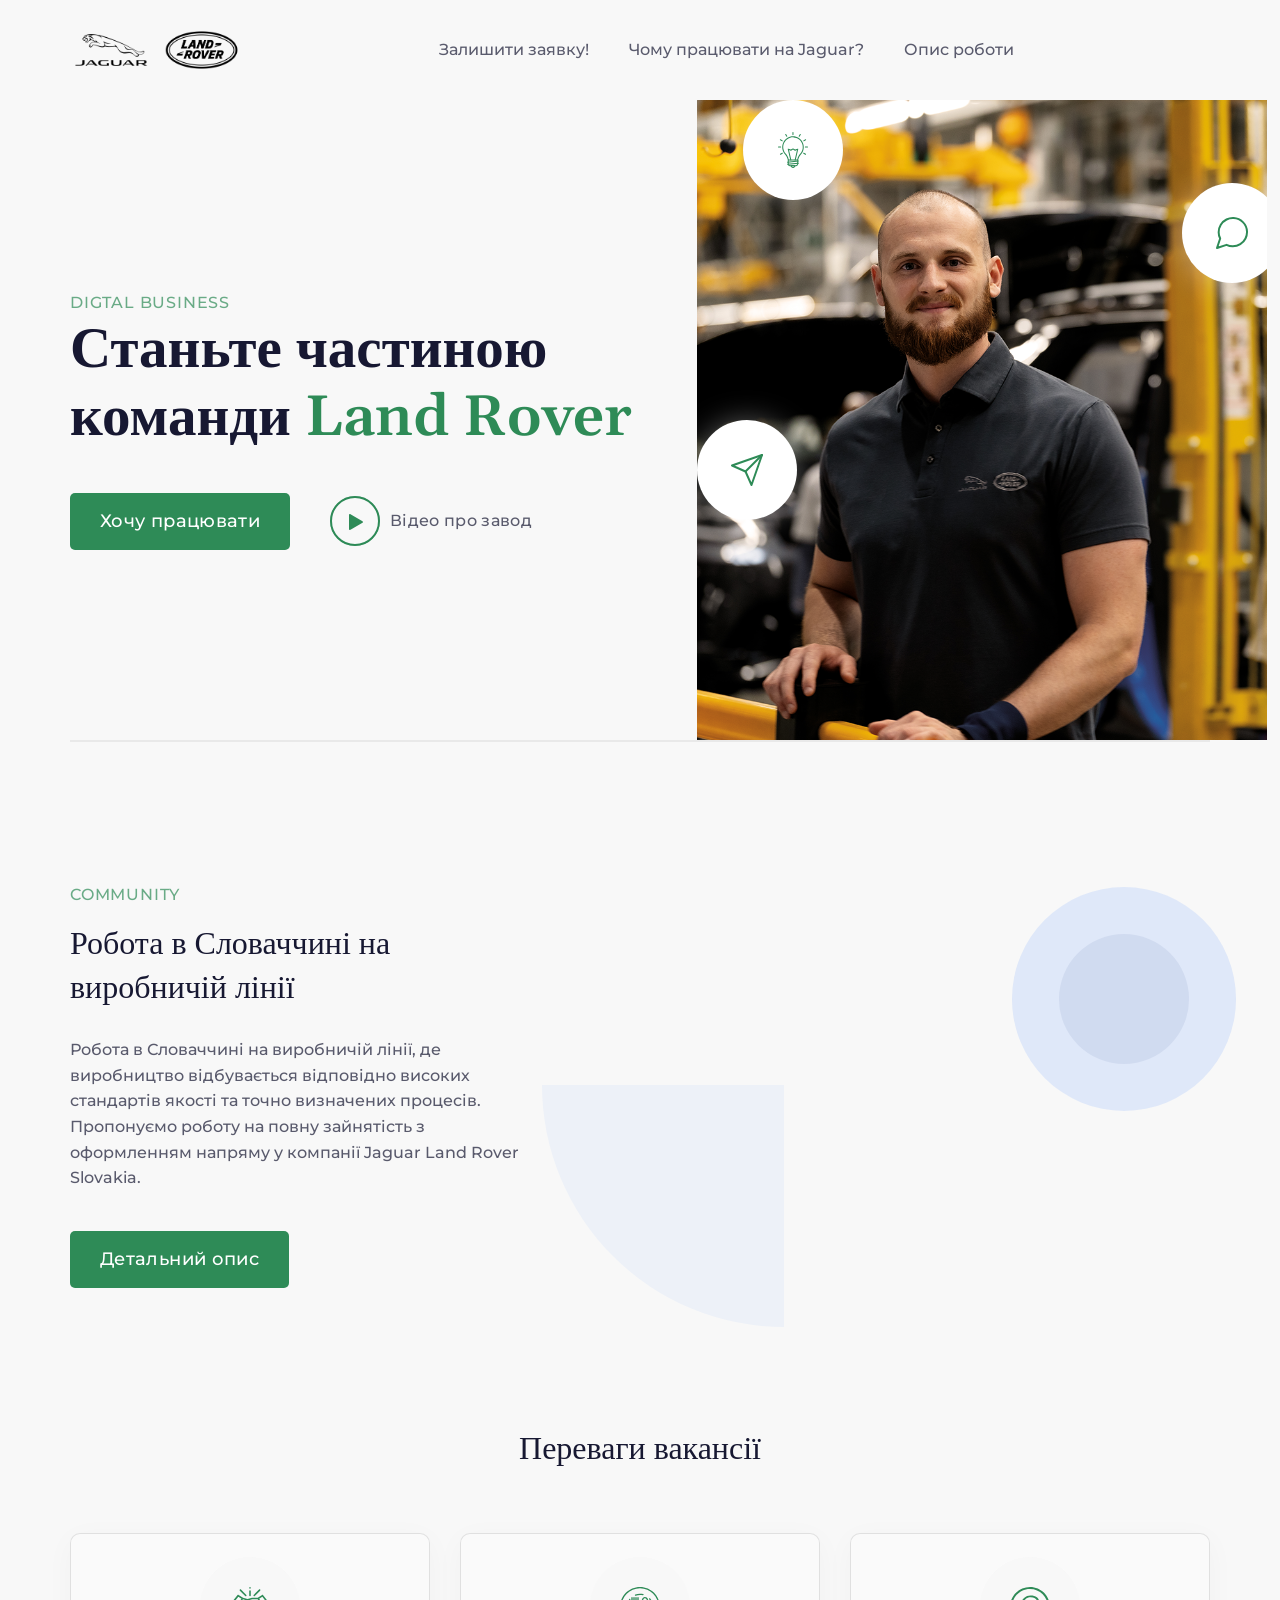
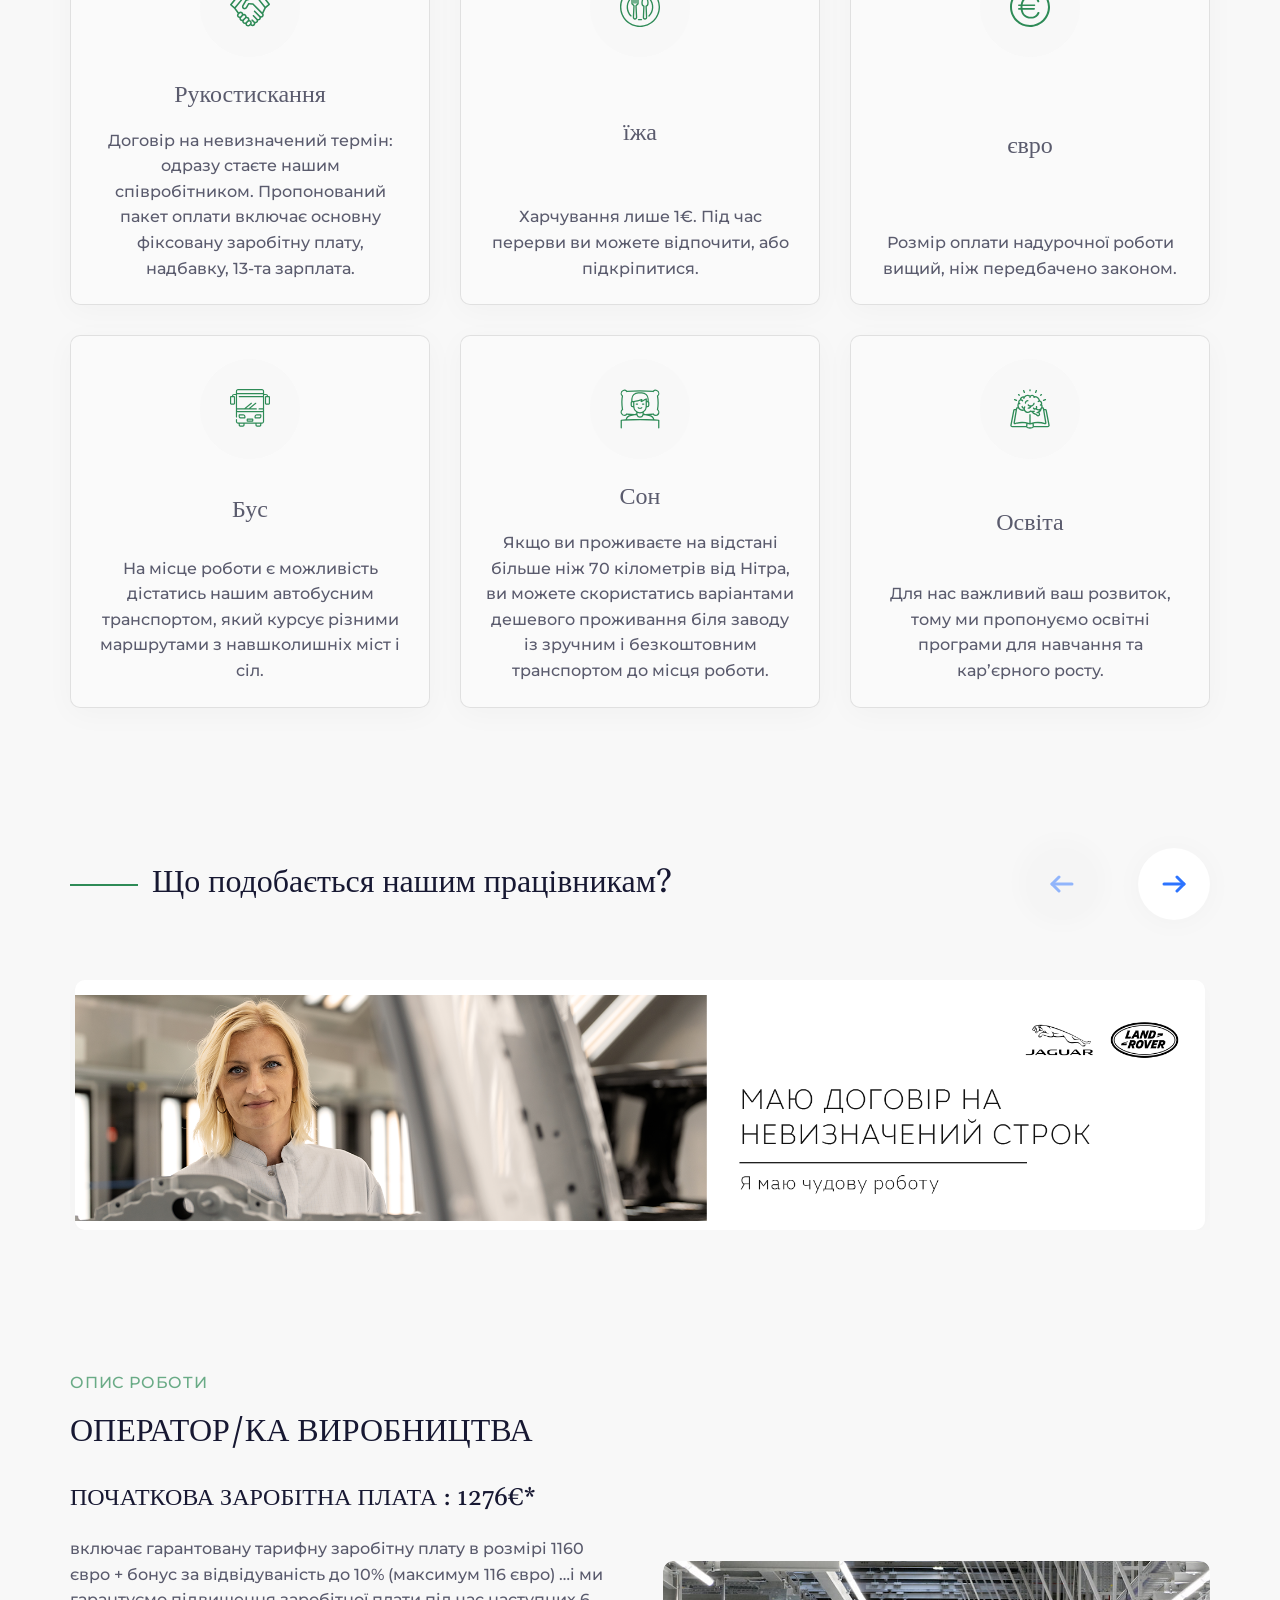
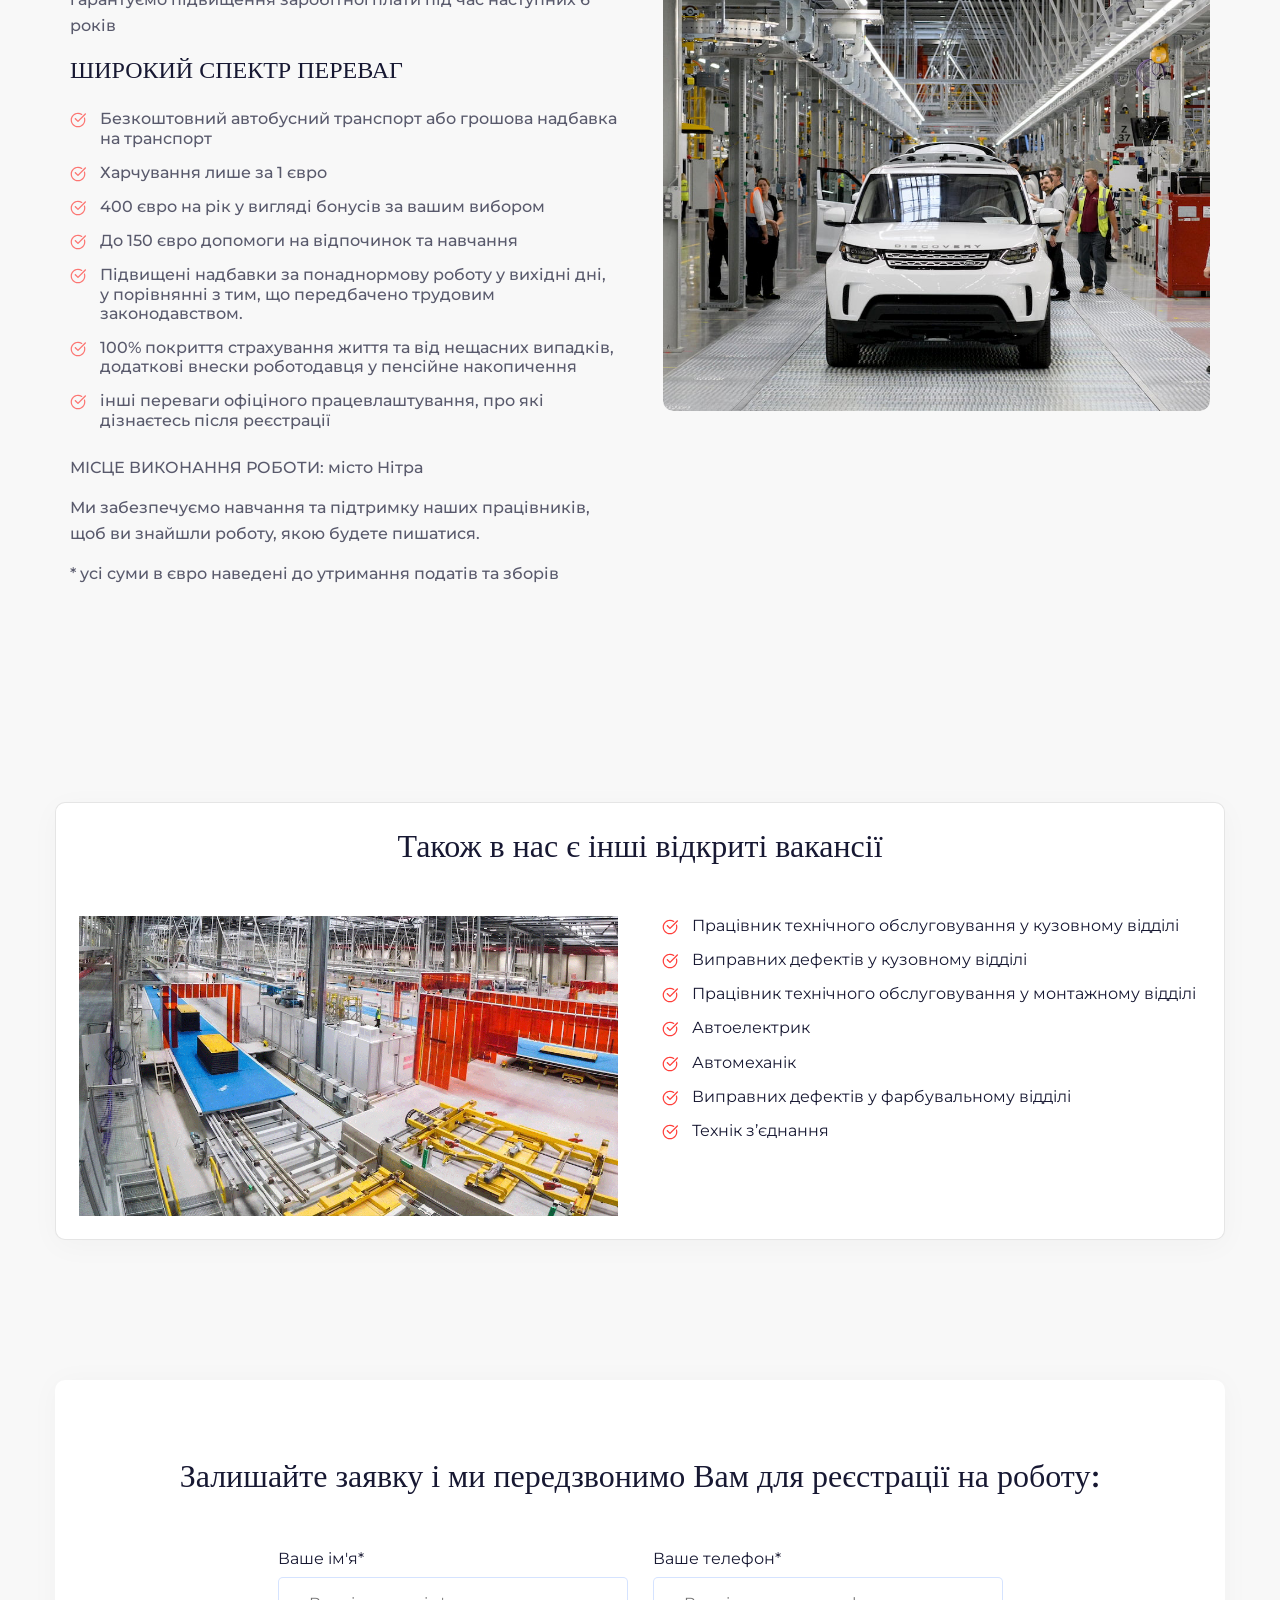
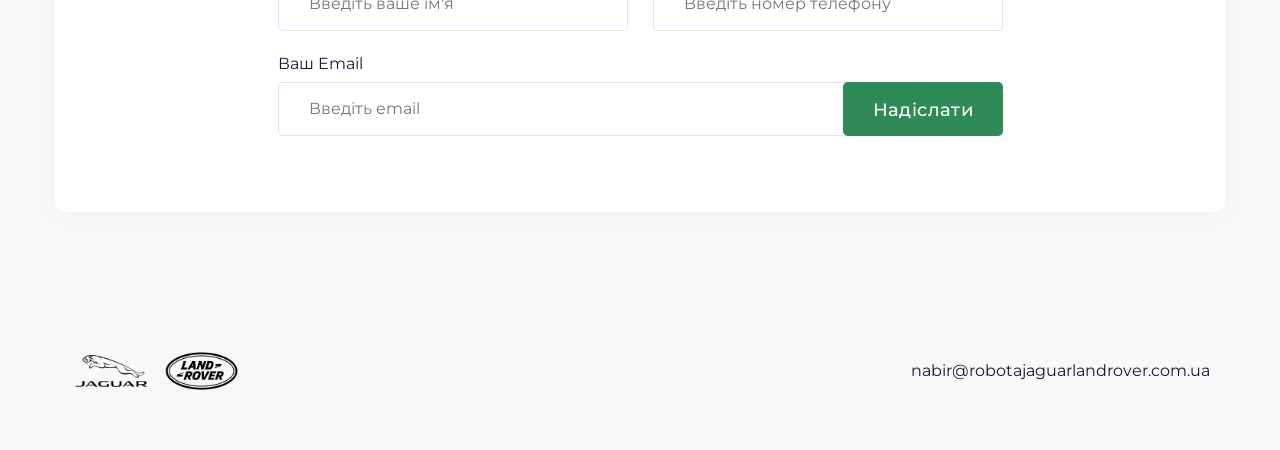
<file: index.html>
<!DOCTYPE html>
<html lang="uk">

<head>
	<meta charset="UTF-8">
	<meta http-equiv="X-UA-Compatible" content="IE=edge">
	<meta name="viewport" content="width=device-width, initial-scale=1.0">
	<link rel="stylesheet" href="https://cdn.jsdelivr.net/npm/swiper@8/swiper-bundle.min.css" />
	<link rel="stylesheet" href="css/reset.css">
	<link rel="stylesheet" href="css/style.css">

	<title>Робота в Словаччині на Jaguar Land Rover</title>
</head>

<body>
	<div class="wrapper">
		<header class="header">
			<div class="header__container">
				<a href="index.html" class="header__logo">
					<img src="img/croppedlogo.png" alt="logo">
				</a>
				<nav class="header__menu">
					<ul class="header__list">
						<!-- <li class="header__items header__link--hover header__link--active"><a href="#"
								class="header__link  ">
								<p>Головна</p>
							</a>
						</li> -->
						<li class="header__items header__link--hover"><a href="#callback" class="header__link  ">
								<p>Залишити заявку!</p>
							</a>
						</li>
						<li class="header__items header__link--hover"><a href="#betterwork" class="header__link  ">
								<p>Чому працювати

									на Jaguar?</p>
							</a></li>
						<li class="header__items header__link--hover"><a href="#optionswork" class="header__link  ">
								<p>Опис роботи</p>
							</a>
						</li>
					</ul>
				</nav>
				<div class="header__mabail-button menu-mobail">
					<div class="menu-mobail__close">
						<span></span>
						<span></span>
						<span></span>
					</div>
				</div>
			</div>
		</header>
		<main class="page">
			<section class="page__main main">
				<div class="main__container">
					<div class="main__page">
						<div class="main__content">
							<p class="main__text main--textbgreen">Digtal business</p>
							<h1 class="main__title-text">Станьте частиною команди <span> Land Rover </span></h1>
							<div class="main__action-botton-more">
								<a href="#optionswork" class="main__botton botton">
									Хочу працювати
								</a>
								<a href="https://www.youtube.com/watch?v=NEhsQ5lwHX8" class="main__play"
									target="_blank"><span class="main__play-img triangle"></span>
									<p class="main__text main--textlet">Відео про завод </p>
								</a>
							</div>

						</div>
						<div class="main__content-img">
							<img class="main__img main__img1" src="img/1.png" alt="mainimg">
							<img class="main__img main__img2" src="img/2.png" alt="mainimg">
							<div class="items-background__item items-background--1"></div>
							<div class="items-background__item items-background--2"></div>
							<div class="items-background__item items-background--3"></div>
						</div>
					</div>
					<hr class="main__line">
				</div>
			</section>
			<section class="page__video video-content">
				<div class="video-content__container">
					<div class="video-content__content">
						<p class="video-content__text main--textbgreen">Community</p>
						<h2 class="video-content__title">Робота в Словаччині на виробничій лінії</h2>
						<p class="video-content__text">
							Робота в Словаччині на виробничій лінії, де виробництво відбувається відповідно високих
							стандартів якості та точно визначених процесів.
							Пропонуємо роботу на повну зайнятість з оформленням напряму у компанії Jaguar Land Rover
							Slovakia.
						</p>
						<a href="#optionswork" class="video-content__botton botton">
							Детальний опис
						</a>
					</div>
					<div class="video-content__video">
						<iframe width="555" height="336" src="https://www.youtube.com/embed/NEhsQ5lwHX8?controls=0"
							title="YouTube video player" frameborder="0"
							allow="accelerometer; autoplay; clipboard-write; encrypted-media; gyroscope; picture-in-picture"
							allowfullscreen></iframe>
					</div>
					<div class="video-content__background items-background-video">
						<div class="items-background-video__item items-video-content--1"></div>
						<div class="items-background-video__item items-video-content--2">
							<span></span>
						</div>
					</div>
				</div>
			</section>
			<section class="page-works betterwork">
				<div class="betterwork__container">
					<div id="betterwork" class="betterwork__ancher"></div>
					<h2 class="betterwork__title">Переваги вакансії</h2>
					<div class="betterwork__flayers flayers-items">
						<div class="flayers-items__covering">
							<div class="flayers-items__item">
								<div class="flayers-items__img">
									<img src="img/svg/handshake-1.svg" alt="Handshake">
								</div>
								<h3 class="flayers-items__title">Рукостискання</h3>
								<p class="flayers-items__text">Договір на невизначений термін: одразу стаєте нашим
									співробітником. Пропонований пакет оплати включає основну фіксовану заробітну плату,
									надбавку, 13-та зарплата.</p>
							</div>
							<div class="flayers-items__item">
								<div class="flayers-items__img">
									<img src="img/svg/dish.svg" alt="eat">
								</div>

								<h3 class="flayers-items__title">їжа</h3>
								<p class="flayers-items__text">Харчування лише 1€. Під час перерви ви можете відпочити,
									або
									підкріпитися.</p>
							</div>
							<div class="flayers-items__item">
								<div class="flayers-items__img">
									<img src="img/svg/euro-1.svg" alt="euro"></div>
								<h3 class="flayers-items__title">євро</h3>
								<p class="flayers-items__text">Розмір оплати надурочної роботи вищий, ніж передбачено
									законом.</p>
							</div>
							<div class="flayers-items__item">
								<div class="flayers-items__img">
									<img src="img/svg/bus.svg" alt="car"></div>
								<h3 class="flayers-items__title">Бус</h3>
								<p class="flayers-items__text">На місце роботи є можливість дістатись нашим автобусним
									транспортом, який курсує різними маршрутами з навшколишніх міст і сіл.</p>
							</div>
							<div class="flayers-items__item">
								<div class="flayers-items__img">
									<img src="img/svg/sleeping.svg" alt="Sleep"></div>
								<h3 class="flayers-items__title">Сон</h3>
								<p class="flayers-items__text">Якщо ви проживаєте на відстані більше ніж 70 кілометрів
									від
									Нітра, ви можете скористатись варіантами дешевого проживання біля заводу із зручним
									і
									безкоштовним транспортом до місця роботи.</p>
							</div>
							<div class="flayers-items__item">
								<div class="flayers-items__img">
									<img src="img/svg/book.svg" alt="Education"></div>
								<h3 class="flayers-items__title">Освіта</h3>
								<p class="flayers-items__text">Для нас важливий ваш розвиток, тому ми пропонуємо освітні
									програми для навчання та кар’єрного росту.</p>
							</div>
						</div>
					</div>
				</div>
			</section>
			<section class="page-whatlike whatlike">
				<div class="whatlike__container">
					<div class="whatlike__top">
						<h2 class="whatlike__title">Що подобається нашим працівникам?</h2>
						<div class="whatlike__pagination">
							<div class="whatlike__swiper-button-prev"></div>
							<div class="whatlike__swiper-button-next"></div>
						</div>
					</div>
					<div class="whatlike__swiper swiper">
						<div class="swiper-wrapper">
							<div class="swiper-slide">
								<div class="whatlike__swip-img">
									<img src="img/swaper/1_UA.png" alt="">
								</div>
							</div>
							<div class="swiper-slide">
								<div class="whatlike__swip-img">
									<img src="img/swaper/2_UA.png" alt="">
								</div>
							</div>
							<div class="swiper-slide">
								<div class="whatlike__swip-img">
									<img src="img/swaper/3_UA.png" alt="">
								</div>
							</div>
							<div class="swiper-slide">
								<div class="whatlike__swip-img">
									<img src="img/swaper/4_UA.png" alt="">
								</div>
							</div>
							<div class="swiper-slide">
								<div class="whatlike__swip-img">
									<img src="img/swaper/5_UA.png" alt="">
								</div>
							</div>
						</div>
					</div>
				</div>
			</section>
			<section class="page-options  optionswork">
				<div class="optionswork__container">
					<div id="optionswork" class="optionswork__anher"></div>
					<div class="optionswork__content">
						<p class="optionswork__text main--textbgreen">ОПИС РОБОТИ</p>
						<h2 class="optionswork__title">ОПЕРАТОР/КА ВИРОБНИЦТВА</h2>
						<h3 class="optionswork__texttitle">
							ПОЧАТКОВА ЗАРОБІТНА ПЛАТА : 1276€*</h3>
						<p class="optionswork__text">включає гарантовану тарифну заробітну плату в розмірі 1160 євро
							+ бонус за відвідуваність до 10% (максимум 116 євро)
							…і ми гарантуємо підвищення заробітної плати під час наступних 6 років</p>
						<h3 class="optionswork__texttitle"> ШИРОКИЙ СПЕКТР ПЕРЕВАГ</h3>

						<ul class="optionswork__list">
							<li class="optionswork__item">Безкоштовний автобусний транспорт або грошова надбавка на
								транспорт</li>
							<li class="optionswork__item">Харчування лише за 1 євро</li>
							<li class="optionswork__item">400 євро на рік у вигляді бонусів за вашим вибором</li>
							<li class="optionswork__item">До 150 євро допомоги на відпочинок та навчання</li>
							<li class="optionswork__item">Підвищені надбавки за понаднормову роботу у вихідні дні, у
								порівнянні з тим, що передбачено трудовим законодавством.</li>
							<li class="optionswork__item">100% покриття страхування життя та від нещасних випадків,
								додаткові внески роботодавця у пенсійне накопичення</li>
							<li class="optionswork__item">інші переваги офіціного працевлаштування, про які дізнаєтесь
								після реєстрації </li>
						</ul>
						<p class="optionswork__text">МІСЦЕ ВИКОНАННЯ РОБОТИ: місто Нітра</p>
						<p class="optionswork__text">Ми забезпечуємо навчання та підтримку наших працівників, щоб ви
							знайшли роботу, якою будете
							пишатися.
						</p>
						<p class="optionswork__text">* усі суми в євро наведені до утримання податів та зборів</p>
					</div>
					<div class="optionswork__img">
						<img src="img/factory.jpeg" alt="factory">
					</div>
				</div>
			</section>
			<section class="page-vacancy  vacancy">
				<div class="vacancy__container">
					<h2 class="vacancy__title">Також в нас є інші відкриті вакансії</h2>
					<div class="vacancy__content">

						<ul class="vacancy__list">
							<li class="vacancy__item">Працівник технічного обслуговування у кузовному відділі</li>
							<li class="vacancy__item">Виправних дефектів у кузовному відділі</li>
							<li class="vacancy__item">Працівник технічного обслуговування у монтажному відділі</li>
							<li class="vacancy__item">Автоелектрик</li>
							<li class="vacancy__item">Автомеханік</li>
							<li class="vacancy__item">Виправних дефектів у фарбувальному відділі</li>
							<li class="vacancy__item">Технік з’єднання</li>
						</ul>
						<div class="vacancy__img">
							<img src="img/maxresdefault.gif" alt="vacancy">
						</div>
					</div>

				</div>
			</section>
			<section class="page-callback  callback">
				<div class="callback__container">
					<div id="callback" class="callback__ancher"></div>
					<h2 class="callback__title">
						Залишайте заявку і ми передзвонимо Вам для реєстрації на роботу:
					</h2>
					<form class="callback__form form-callback" action="#">
						<div class="form-callback__line">
							<label class="form-callback__label" for="name-01">Ваше ім'я*</label>
							<input class="form-callback__input" id="name-01" required name="name" type="text"
								placeholder="Введіть ваше ім'я">
						</div>
						<div class="form-callback__line">
							<label class="form-callback__label" for="tel-04">Ваше телефон*</label>
							<input class="form-callback__input" id="tel-04" required name="tel" type="tel"
								placeholder="Введіть номер телефону">
						</div>
						<div class="form-callback__line form-callback--email">
							<label class="form-callback__label " for="email-03">Ваш Email</label>
							<input class="form-callback__input" id="email-03" name="email" type="email"
								placeholder="Введіть email">
						</div>
						<div class="form-callback__line form-callback__line--width">
							<button type="submit" class="form-callback__button botton">Надіслати</button>
						</div>
					</form>
				</div>
			</section>
		</main>
		<footer class="footer">
			<div class="footer__container">
				<a href="index.html" class="header__logo">
					<img src="img/croppedlogo.png" alt="logo">
				</a>
				<a href="mailto:nabir@robotajaguarlandrover.com.ua"
					class="footer__content">nabir@robotajaguarlandrover.com.ua</a>
			</div>
		</footer>
	</div>
	<script src="https://cdn.jsdelivr.net/npm/swiper@8/swiper-bundle.min.js"></script>
	<script src="js/script.js"></script>
</body>

</html>
</file>
<file: css/style.css>
@import url("https://fonts.googleapis.com/css?family=Gelasio:500,600&display=swap");
@import url("https://fonts.googleapis.com/css?family=Montserrat:regular,500&display=swap");

body {
    font-family: "Montserrat";
    font-style: normal;
    background-color: #F8F8F8;
    color: #171832;
}

.wrapper {
    overflow: hidden;
    min-height: 100%;
    position: relative;
    display: flex;
    flex-direction: column;
}

.wrapper>main {
    flex-grow: 1;
}

[class*="__container"] {
    max-width: 1170px;
    margin: 0 auto;
    padding-left: 15px;
    padding-right: 15px;
}

p,
.optionswork__item {
    font-weight: 500;
    font-size: 16px;
    line-height: 160%;
    color: #171832;
    opacity: 0.7;
}

h1 {
    font-family: 'Gelasio';
    font-style: normal;
    font-weight: 600;
    font-size: 57px;
    line-height: 120%;
}

h1 span {
    color: rgb(46, 139, 87);
}

h2 {
    font-family: 'Gelasio';
    font-style: normal;
    font-weight: 500;
    font-size: 32px;
    line-height: 140%;
}

h3 {
    font-family: 'Gelasio';
    font-style: normal;
    font-weight: 500;
    font-size: 24px;
    line-height: 150%;
    text-align: center;
    color: #171832;
    opacity: 0.7;
}

/* ///////////////header////////// */

.header {
    position: fixed;
    top: 0;
    left: 0;
    width: 100%;
    background-color: #f8f8f8d4;
    z-index: 20;
}

.header__container {
    display: flex;
    flex-direction: row;
    align-items: center;
    justify-content: flex-start;
    height: 100px;
}

.header__logo {
    width: 173px;
    display: inline-block;
    flex-shrink: 0;
}

.header__logo img {
    max-width: 100%;
}

.header__menu {
    margin: 0 auto;
}

.header__list {
    display: flex;
    gap: 40px;
}


.header__link--hover {
    position: relative;
    transition: 0.3s;
}

.header__link--hover:hover p,
.header__link--active p {
    opacity: 1;
    color: rgb(46, 139, 87);
}

.header__link--hover::before {
    position: absolute;
    content: "";
    height: 2px;
    width: 100%;
    bottom: -10px;
    left: 0px;
    background-color: rgb(46, 139, 87);
    transition: 0.3s;
    border-radius: 1px;
    height: 0;
}

.header__link--hover:hover::before,
.header__link--active::before {
    position: absolute;
    content: "";
    height: 2px;
    width: calc(100% + 26px);
    bottom: -15px;
    left: -13px;
}


.header__link {
    white-space: nowrap;

}



@media (max-width: 991px) {
    .header__list {
        gap: 20px;
    }
}

@media (max-width: 768px) {
    .menu-mobail__close {
        position: relative;
        width: 70px;
        height: 70px;
        background-color: white;
        border-radius: 5px;
        box-shadow: 0 10px 20px rgba(0, 0, 0, 0.08);
        cursor: pointer;
        display: flex;
        align-items: center;
        justify-content: center;
        overflow: hidden;
    }

    .menu-mobail__close span {
        position: absolute;
        width: 40px;
        height: 4px;
        border-radius: 4px;
        background-color: rgb(46, 139, 87);
        transition: 0.5s;
    }

    .menu-mobail__close span:nth-child(1) {
        transform: translateY(-15px);
        width: 25px;
        left: 15px;
    }

    .active .menu-mobail__close span:nth-child(1) {
        transform: translateY(0px) rotate(45deg);
        width: 40px;
        transition-delay: 0.3s;
    }


    .menu-mobail__close span:nth-child(2) {
        transform: translateY(15px);
        width: 15px;
        left: 15px;
    }

    .active .menu-mobail__close span:nth-child(2) {
        transform: translateY(0px) rotate(315deg);
        width: 40px;
        transition-delay: 0.3s;
    }

    .active .menu-mobail__close span:nth-child(3) {
        transform: translateX(60px);
    }

    .header__menu {
        display: none;
    }

    .header__container {
        justify-content: space-between;
        background: #76b290db;
        transition: .5s;
    }

    .header.active {
        background-color: transparent;
    }

    .active .header__container {
        height: 100vh;
        width: 320px;
        margin-left: 0;
        padding-top: 15px;
        align-content: flex-start;
        transition: .5s;
        flex-wrap: wrap;
        background: #76b290;
        row-gap: 50px;
    }

    .active .header__menu {
        display: block;
        order: 2;
        margin: 0;
    }

    .active .header__list {
        flex-direction: column;
    }

    .active .header__list p {
        font-size: 20px;
    }

    .header__link--hover:hover::before,
    .header__link--active::before {
        display: none;
    }
}

/* перша секція main */

.page__main {
    margin-top: 100px;
    margin-bottom: 140px;
}


.main__page {
    display: flex;
    flex-direction: row;
    align-items: center;
    justify-content: space-between;
}

.main__content {
    flex: 0 1 50%;
}


.main--textbgreen {
    letter-spacing: 0.05em;
    text-transform: uppercase;
    color: rgb(46, 139, 87);
}

.main--textlet {
    letter-spacing: 0.02em;
}

.main__title-text {
    margin-bottom: 40px;
}

.main__action-botton-more {
    display: flex;
    align-items: center;
    gap: 40px;
}

.botton {
    font-weight: 500;
    font-size: 18px;
    line-height: 150%;
    letter-spacing: 0.02em;
    color: #FFFFFF;
    white-space: nowrap;
    padding: 15px 30px;
    background-color: rgb(46, 139, 87);
    border-radius: 5px;
    height: 57px;

    display: inline-block;

    transition: .3s;
}

.botton:hover {
    box-shadow: 5px 6px 8px 2px rgb(44 60 41);
    transform: translate(0.3px, -0.3px);
}

.botton:active {
    transform: translate(0, 0px);
}

.main__play {
    display: flex;
    gap: 10px;
    align-items: center;

}

.main__play-img {
    position: relative;
    width: 50px;
    height: 50px;
    border-radius: 50%;
    border: 1px solid rgba(46, 139, 87, 0.4);
    transition: .5s;
    flex-shrink: 0;
}

.main__play-img:hover {
    box-shadow: 1px 0px 24px 7px rgb(46 139 87 / 40%);
}

.main__play-img::before {
    content: "";
    inset: 15px;
    position: absolute;
    width: 20px;
    height: 20px;
    background: url(../img/svg/triangle.svg) no-repeat center center;
    transition: .5s;
}

.main__play-img::after {
    content: '';
    width: 50px;
    height: 50px;
    border-radius: 100%;
    border: 2px solid rgba(46, 139, 87, 1);
    position: absolute;
    z-index: -1;
    top: 50%;
    left: 50%;
    transform: translate(-50%, -50%);
    animation: ring 1.5s infinite;
}

.main__play-img:hover::after,
.main__play-img:focus::after {
    animation: none;
    display: none;
}

@keyframes ring {
    0% {
        width: 50px;
        height: 50px;
        opacity: 1;
    }

    100% {
        width: 100px;
        height: 100px;
        opacity: 0;
    }
}


.items-background__item {
    position: absolute;
    width: 100px;
    height: 100px;
    border-radius: 50%;
    box-shadow: 0px 2px 30px rgb(255 255 255 / 39%);

}



.main__content-img {
    transform: translateX(10%);
    position: relative;
    height: 640px;
    flex: 0 1 50%;
    overflow: hidden;

}

.main__img {

    position: absolute;
    top: 0;
    left: 0;
    width: 100%;
    height: 100%;
    object-fit: cover;
}

.main__img1 {
    animation: img-hide 15s linear infinite;
}

.main__img2 {
    animation: img-show 15s linear infinite;
}

@keyframes img-hide {
    0% {
        opacity: 1;
    }

    20% {
        opacity: 1;
    }

    40% {

        opacity: 1;
    }

    60% {
        opacity: 0;
        transform: scale(1.2);
    }

    80% {
        opacity: 0;
        transform: scale(1);
    }

    100% {
        opacity: 1;
    }
}

@keyframes img-show {
    0% {
        opacity: 0;
    }

    20% {
        opacity: 0;
        transform: scale(1);

    }

    40% {
        opacity: 0;
    }

    60% {
        opacity: 1;
    }

    80% {
        opacity: 1;
    }

    100% {
        opacity: 0;
        transform: scale(1.2);
    }
}


.main__line {
    width: 100%;
    background-color: rgba(0, 0, 0, 0.06);
    height: 2px;
}

.items-background--1 {
    top: 0;
    left: 8%;
    background: white url(../img/svg/s3.svg) no-repeat center center;
    animation: circle-moves 5s linear infinite;
}

.items-background--2 {
    top: 50%;
    left: 0;
    background: white url(../img/svg/s2.svg) no-repeat center center;
    animation: circle-moves 9s linear infinite;
}

.items-background--3 {
    top: 13%;
    left: 85%;
    background: white url(../img/svg/s1.svg) no-repeat center center;
    animation: circle-moves 2s linear infinite;
}



@keyframes circle-moves {
    0% {
        opacity: 1;
    }

    50% {
        opacity: 0.3;
    }

    100% {
        opacity: 1;
    }
}

@media (max-width: 991px) {
    .main__action-botton-more {
        align-items: flex-start;
        flex-direction: column;
    }
}

@media (max-width: 768px) {
    .main__line {
        display: none;
    }

    .main__page {
        position: relative;
    }

    .main__content-img {

        flex: unset;
        transform: translateX(0);
        transform: scale(1.1);
        position: absolute;
        height: 264px;
        overflow: hidden;
        opacity: .3;
        left: 0;
        top: 0;
        width: 100%;
        z-index: -1;
    }

    .main__content {
        flex: unset;
        margin-bottom: 60px;
    }

    .main__action-botton-more {
        flex-direction: row;
        justify-content: space-between;
    }

    .main__title-text {
        font-size: 40px;
    }

    .page__main {
        margin-bottom: 30px;
    }

    .items-background__item {
        display: none;
    }
}

@media (max-width: 550px) {
    .main__action-botton-more {
        flex-direction: column;
    }

    .main__content-img {
        height: 350px;
    }
}

/* ---------video_section---------------------- */

.video-content__container {
    position: relative;
    display: flex;
    justify-content: space-between;
    align-items: center;
    z-index: 2;
    margin-bottom: 140px;
}

.video-content__content {
    flex: 0 1 40%;
}

.video-content__text {
    margin-bottom: 15px;
}


.video-content__title {
    margin-bottom: 25px;
}

.video-content__text:nth-child(3) {
    margin-bottom: 40px;
}


.video-content__video iframe {
    opacity: 0.9;
    border-radius: 10px;
}

.video-content__background {
    position: absolute;
    width: 100%;
    height: 100%;
    z-index: -1;
}


.items-video-content--1 {
    position: absolute;
    height: 242px;
    width: 242px;
    background: #2D74FF;
    opacity: 0.05;
    border-radius: 0 0 0 484px;
    right: 39%;
    top: 50%;
    transform-origin: 242px 0;
    animation: video-content1 20s linear infinite;
}



@keyframes video-content1 {
    0% {
        transform: rotate(0deg);
    }

    100% {
        transform: rotate(360deg);
    }
}

.items-video-content--2 span {
    display: inline-block;
    position: absolute;
    width: 130px;
    height: 130px;
    background: #8296be29;
    inset: 47px;
    border-radius: 50%;
    animation: video-c1 10s linear infinite;
}

.items-video-content--2 {
    position: absolute;
    width: 224px;
    height: 224px;
    background: #2d74ff1f;
    right: 4px;
    top: 5px;
    border-radius: 50%;
    animation: video-c2 15s linear infinite;
}

@keyframes video-c1 {
    0% {
        transform: scale(1.3);
        opacity: 1;
    }

    50% {
        transform: scale(1);
        opacity: 0.3;
    }

    100% {
        transform: scale(1.3);
        opacity: 1;
    }
}

@keyframes video-c2 {
    0% {
        transform: scale(1);

    }

    50% {
        transform: scale(.8);
    }

    80% {
        transform: scale(1.1);
    }

    100% {
        transform: scale(1);
    }
}

@media (max-width: 990.98px) {
    .video-content__container {
        flex-direction: column;
        gap: 20px;
    }

    .video-content__video,
    .video-content__video iframe {
        width: 100%;
    }
}

@media (max-width: 767.98px) {
    .video-content__container {
        position: relative;
        display: flex;
        justify-content: space-between;
        align-items: center;
        z-index: 2;
        margin-bottom: 40px;
    }
}



@media (max-width: 550px) {

    .video-content__botton {
        width: 100%;
        text-align: center;
    }
}



/* -------------works----------------- */


.betterwork__container {
    display: flex;
    flex-direction: column;
    align-items: center;
    gap: 60px;
    margin-bottom: 140px;
    position: relative;
}

.betterwork__ancher {
    position: absolute;
    top: -120px;
}

.flayers-items__covering {
    display: flex;
    flex-direction: row;
    gap: 30px;
    flex-wrap: wrap;
    justify-content: center;
}

.flayers-items__item {
    flex-shrink: 0;
    width: 360px;
    /* background: #FFFFFF; */
    background: rgba(255, 255, 255, 0.293);
    box-shadow: 0px 6px 30px rgba(0, 0, 0, 0.03);
    border-radius: 10px;
    display: flex;
    flex-direction: column;
    align-items: center;
    padding: 23px;
    justify-content: space-between;
    border: 1px solid rgba(0, 0, 0, 0.1);
    transition: .4s;
}

.flayers-items__item:hover {
    background: white;
    border: 1px solid white;
}

.flayers-items__img {
    width: 100px;
    height: 100px;
    background: #F8F8F8;
    border-radius: 50%;
    position: relative;
    margin-bottom: 20px;
    transition: 0.4s;
}

.flayers-items__img img {
    position: absolute;
    inset: 30px;
    width: 40px;
    height: 40px;
    object-fit: cover;
}

.flayers-items__title {
    margin-bottom: 15px;
    transition: 0.4s;
}

.flayers-items__item:hover .flayers-items__title {
    opacity: 1;
}

.flayers-items__item:hover .flayers-items__img {
    background: #F4F4F4;
    box-shadow: 0px 1px 25px rgba(0, 0, 0, 0.06);
}

.flayers-items__text {
    text-align: center;
}

@media (max-width: 767.98px) {

    .betterwork__container {
        margin-bottom: 40px;
    }
}

@media (max-width: 400px) {
    .flayers-items__item {
        width: 320px;
    }
}

/* =============вподобання=============== */



.whatlike__container {
    margin-bottom: 140px;
}

.whatlike__top {
    margin-bottom: 60px;
    display: flex;
    justify-content: space-between;
    align-items: center;

}

.whatlike__title {
    padding-left: 82px;
    position: relative;
}

.whatlike__title::before {
    position: absolute;
    content: "";
    width: 68px;
    height: 2px;
    left: 0px;
    top: 50%;
    background-color: rgb(46, 139, 87);
    box-shadow: 0px 2px 30px rgba(0, 0, 0, 0.03);
}



.whatlike__pagination {
    width: 184px;
    display: flex;
    justify-content: space-between;
}

.whatlike__swiper {
    width: 1140px;
    height: 250px;
}


.whatlike__swiper-button-prev,
.whatlike__swiper-button-next {
    width: 72px;
    height: 72px;
    border-radius: 50%;
    background: #FFFFFF;
    box-shadow: 0px 2px 30px rgba(0, 0, 0, 0.03);
    cursor: pointer;
}

.whatlike__swiper-button-prev {
    background: #FFFFFF url(../img/swaper/svg/str.svg) no-repeat center;
    transform: rotate(180deg);
}

.whatlike__swiper-button-next {
    background: #FFFFFF url(../img/swaper/svg/str.svg) no-repeat center;
}

.whatlike__pagination .swiper-button-disabled {
    background-color: #F4F4F4;
    opacity: 0.5;
}

.swiper-slide-active {
    display: flex;
    justify-content: center;
}

.whatlike__swip-img {
    background: #FFFFFF;
    box-shadow: 0px 6px 30px rgba(0, 0, 0, 0.03);
    border-radius: 10px;
    padding: 15px 0;
}

.whatlike__swip-img img {
    width: 1130px;
}


@media (max-width: 1199.98px) {
    .whatlike__top {
        margin-bottom: 30px;
    }

    .whatlike__container {
        max-width: 980px;
    }

    .whatlike__swiper {
        width: 960px;
        height: 220px;
    }

    .whatlike__swip-img img {
        width: 950px;
    }
}

@media (max-width: 990.98px) {
    .whatlike__container {
        max-width: 767px;
    }

    .whatlike__swiper {
        width: 737px;
        height: 170px;
    }

    .whatlike__swip-img img {
        width: 730px;
    }

    .whatlike__container {
        margin-bottom: 60px;
    }

}

@media (max-width: 767.98px) {
    .whatlike__container {
        margin-bottom: 30px;
    }

    .whatlike__pagination {
        display: none;
    }

    .whatlike__swiper {
        width: 540px;
        height: 270px;
    }

    .whatlike__swip-img img {
        width: 535px;
    }

    h2 {
        font-size: 25px;
    }

    .whatlike__title {
        padding-left: 0;
    }

    .whatlike__title::before {
        display: none;
    }

    .whatlike__top {
        justify-content: center;
    }

    .flayers-items__item {
        width: 100%;
    }
}

@media (max-width: 560px) {
    .whatlike__swiper {
        width: 320px;
        height: 170px;
    }

    .whatlike__swip-img img {
        width: 320px;
    }

    .whatlike__title {
        text-align: center;
    }
}

@media (max-width: 321px) {
    .whatlike__swiper {
        width: 290px;
        height: 150px;
    }

    .whatlike__swip-img img {
        width: 280px;
    }
}

/* ====================опис роботи=========================== */

.optionswork__container {
    margin-bottom: 140px;
    padding-bottom: 60px;
    display: flex;
    flex-direction: row;
    justify-content: space-between;
    gap: 15px;
    align-items: center;
    position: relative;
}

.optionswork__anher {
    position: absolute;
    top: -110px;
}

.optionswork__content {
    flex: 0 1 48%;
}

.optionswork__text {
    margin-bottom: 15px;
}

.optionswork__textp {
    margin-bottom: 15px;
}


.optionswork__title {
    margin-bottom: 25px;
}

.optionswork__texttitle {
    text-align: left;
    opacity: 1;
    margin-bottom: 20px;
}

.optionswork__list {
    margin-bottom: 25px;
}

.optionswork__item,
.vacancy__item {
    padding-left: 30px;
    position: relative;
    line-height: 120%;
}

.optionswork__item:before,
.vacancy__item::before {
    left: 0px;
    top: 3px;
    content: "";
    position: absolute;
    background: url(../img/svg/check.svg) 0 0/contain no-repeat;
    width: 16px;
    height: 16px;
}

.optionswork__item:not(:last-child),
.vacancy__item:not(:last-child) {
    margin-bottom: 15px;
}

.optionswork__img {
    position: relative;
    flex: 0 1 48%;
    height: 450px;
    overflow: hidden;

    border-radius: 10px;
}

.optionswork__img img {
    position: absolute;
    top: 0;
    left: 0;
    width: 100%;
    height: 100%;
    object-fit: cover;
    border-radius: 10px;
    transition: 2.4s;
}

.optionswork__img img:hover {
    transform: scale(1.1);
}


@media (max-width: 1199.98px) {


    .optionswork__container {
        /* flex-direction: column; */
        margin-bottom: 60px;
    }

    .optionswork__img img {
        position: unset;
    }
}

@media (max-width: 990.98px) {

    .optionswork__container {
        flex-direction: column;
        /* margin-bottom: 30px; */
    }
}

@media (max-width: 767.98px) {

    .optionswork__title,
    .optionswork__texttitle {
        font-size: 20px;

    }

    .optionswork__container {
        /* flex-direction: column; */
        margin-bottom: 30px;
    }
}

/* ==============vacancy========================= */

.vacancy__container {
    margin-bottom: 140px;
    display: flex;
    flex-direction: column;
    background: #FFFFFF;
    box-shadow: 0px 6px 30px rgb(0 0 0 / 3%);
    border-radius: 10px;
    padding: 23px;
    border: 1px solid rgba(0, 0, 0, 0.1);

}

.vacancy__content {
    justify-content: space-between;
    display: flex;
    flex-direction: row-reverse;
}

.vacancy__title {
    margin-bottom: 45px;
    text-align: center;
}

.vacancy__list {
    flex: 0 1 48%;
}


.vacancy__img {
    flex: 0 1 48%;
    position: relative;
    min-height: 300px;
    overflow: hidden;
}

.vacancy__img img {
    position: absolute;
    top: 0;
    left: 0;
    width: 100%;
    height: 100%;
    object-fit: cover;
    transition: 2.4s;
}

.vacancy__img img:hover {
    transform: scale(1.1);
}


@media (max-width: 1199.98px) {

    .vacancy__container {
        margin-bottom: 60px;
    }
}

/* @media (max-width: 990.98px) {} */
@media (max-width: 767.98px) {
    .vacancy__content {
        flex-direction: column;
        gap: 15px;
    }
}

/* =======callback==================== */


.callback__container {
    background: #FFFFFF;
    box-shadow: 0px 2px 30px rgba(0, 0, 0, 0.03);
    border-radius: 10px;
    padding-top: 76px;
    padding-bottom: 76px;
    margin-bottom: 140px;
    position: relative;

}

.callback__ancher {
    position: absolute;
    top: -95px;
}

.callback__title {
    text-align: center;
    margin-bottom: 50px;
}


.form-callback {
    display: flex;
    align-items: flex-end;
    justify-content: center;
    flex-direction: row;
    flex-wrap: wrap;
    gap: 25px;
    max-width: 750px;
    margin: 0 auto;
    position: relative;
}

.form-callback__line {
    flex: 0 1 48%;
    display: flex;
    flex-direction: column;
    gap: 10px;
    max-width: 350px;
}


.form-callback__input {
    padding: 15px 30px;
    height: 54px;
    border: 1px solid rgba(45, 116, 255, 0.2);
    border-radius: 5px;
    transition: .4s;
}

.form-callback__input:focus,
.form-callback__input:focus {
    outline: 1px solid #529f59d4;
    box-shadow: 3px 4px 6px 1px rgb(37 90 40);
}

.form-callback--email {
    flex: 0 1 100%;
    max-width: 725px;
}

.form-callback__line--width {
    position: absolute;
    right: 12px;
    bottom: 0;
}

.form-callback__button {
    height: 54px;
}



@media (max-width: 1199.98px) {
    .callback__container {
        margin-bottom: 60px;
    }
}

/* @media (max-width: 990.98px) {} */
@media (max-width: 767.98px) {
    .form-callback__line {
        flex: 0 1 100%;
        max-width: unset;
    }

    .callback__container {
        padding-top: 20px;
    }

    .form-callback__line--width {
        right: 0;
    }
}

@media (max-width: 550px) {
    .form-callback__line--width {
        position: unset;
    }

    .callback__title {
        margin-bottom: 15px;
        font-size: 22px;
    }

}

/* ============futer===== */


.footer__container {
    display: flex;
    align-items: center;
    justify-content: space-between;
    margin-bottom: 60px;
}


@media (max-width: 550px) {
    .footer__container {
        flex-direction: column;
        gap: 15px;
    }

}
</file>
